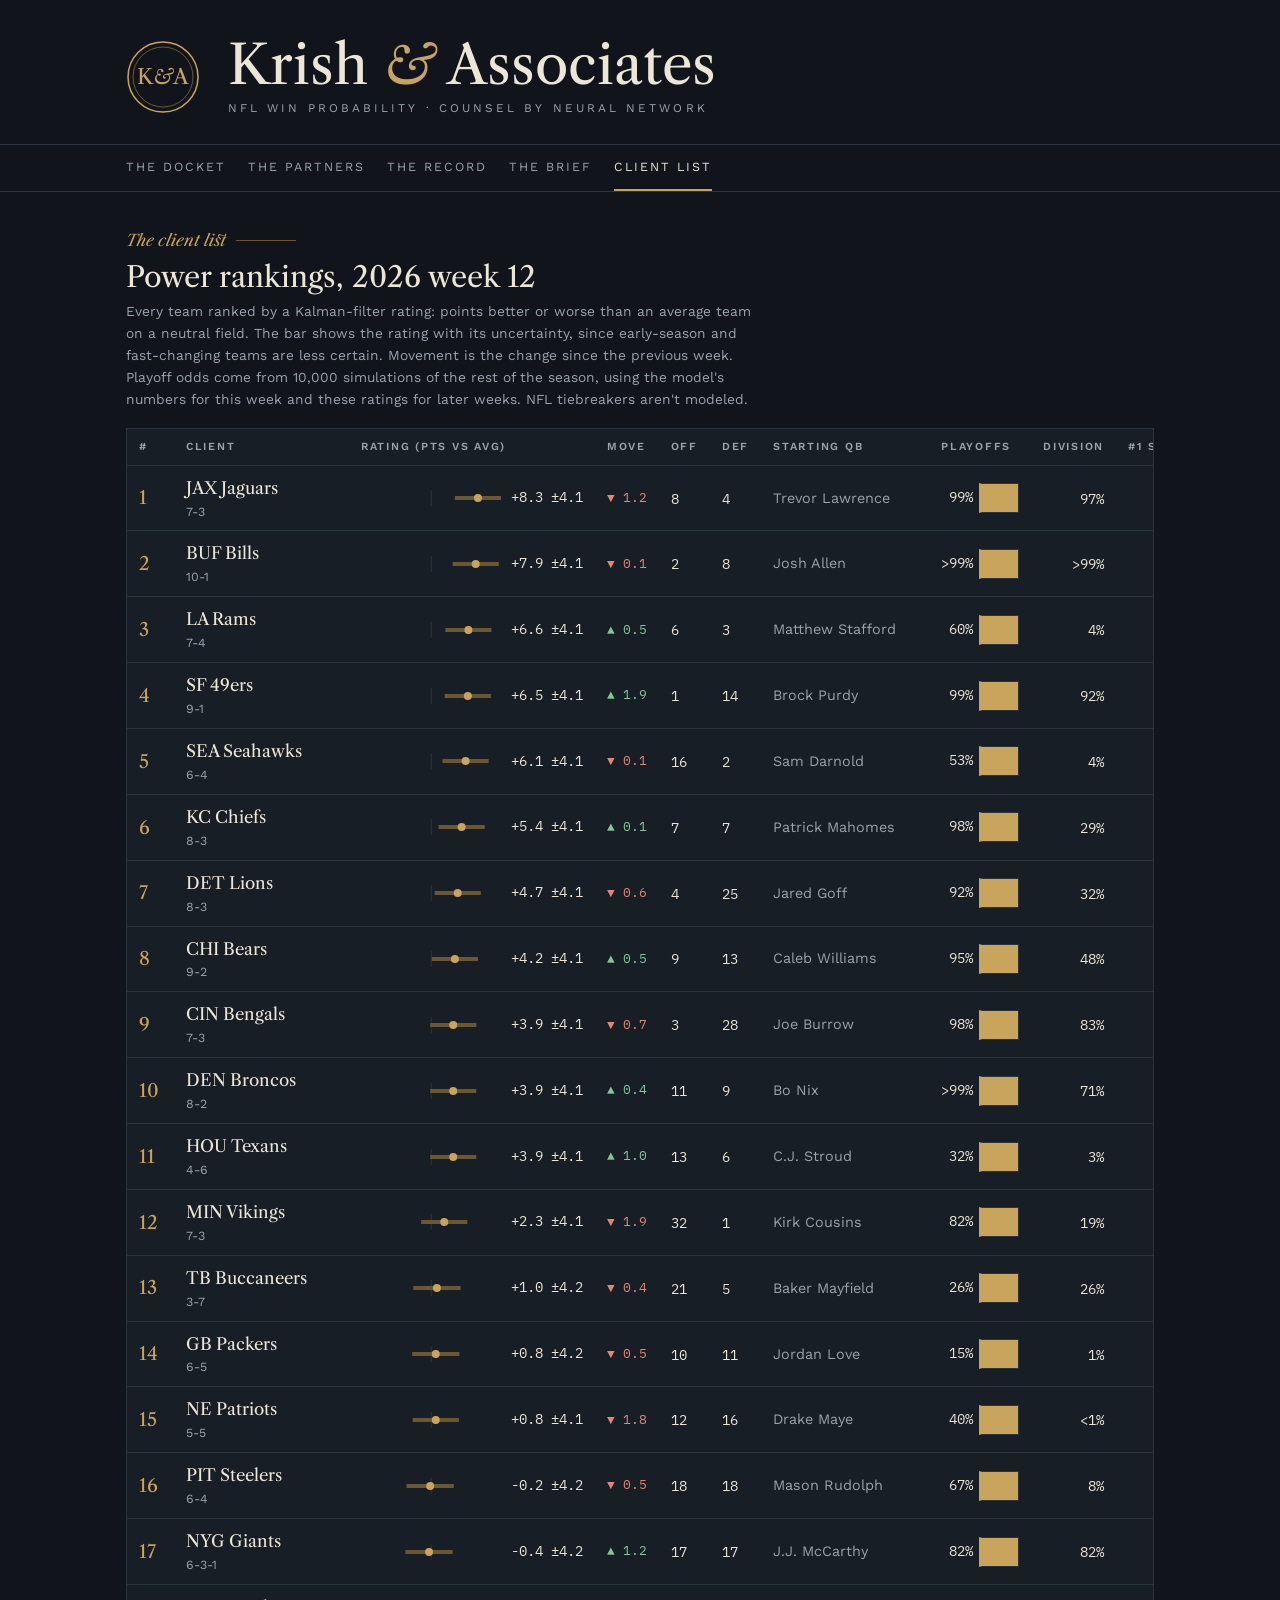
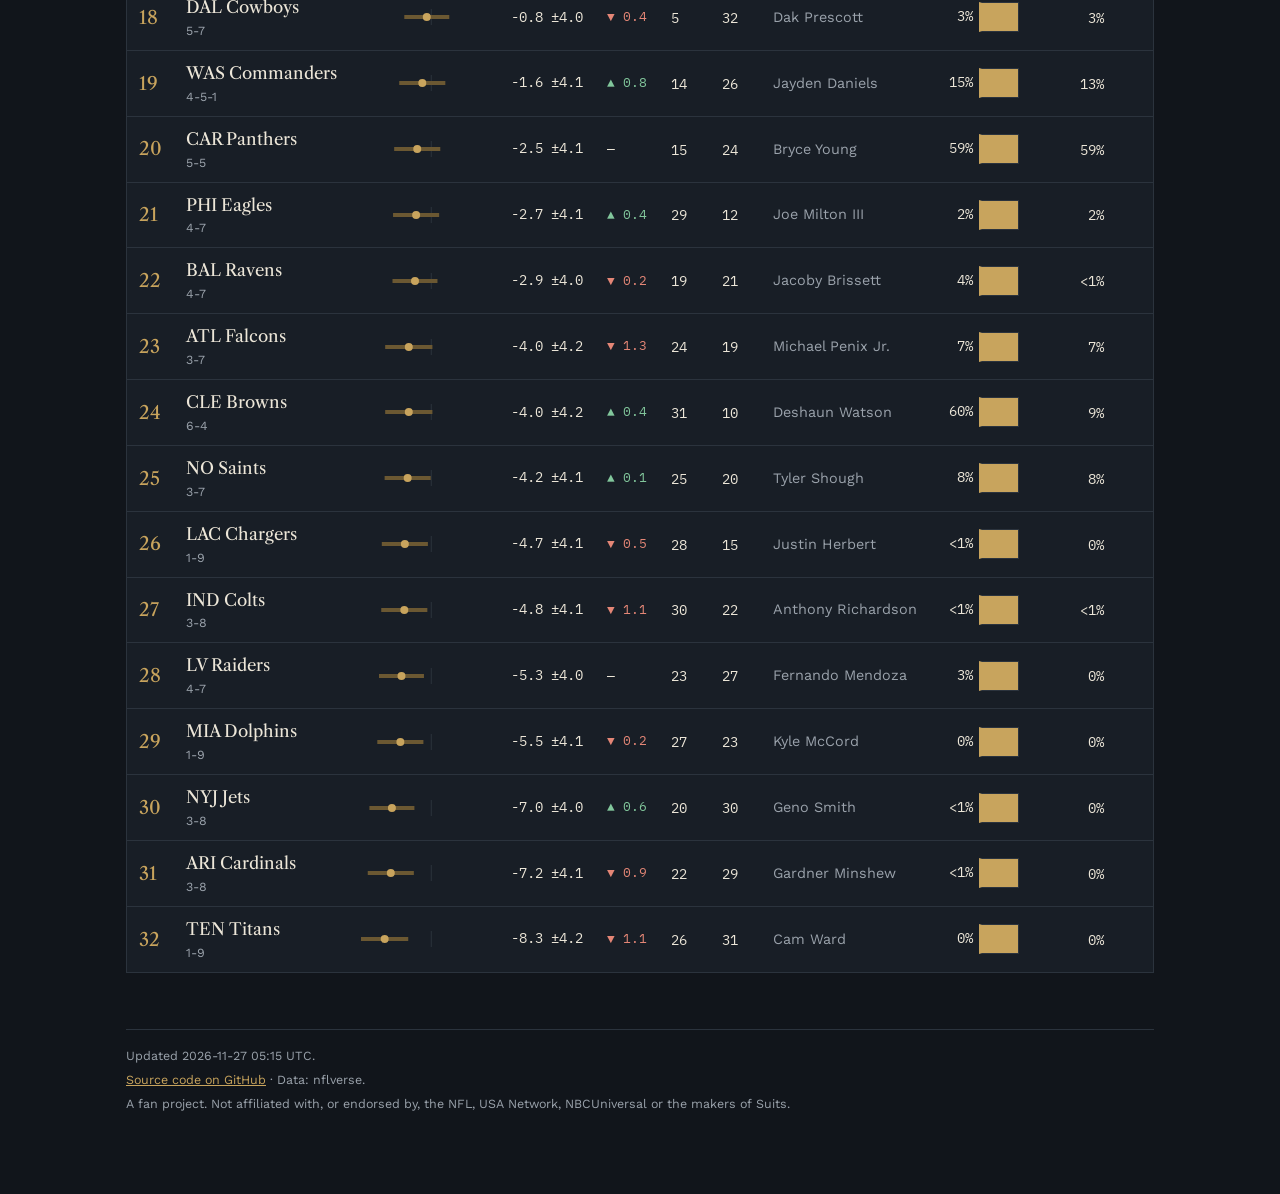
<file: docs/rankings.html>
<!doctype html>
<html lang="en">
<head>
<meta charset="utf-8">
<meta name="viewport" content="width=device-width,initial-scale=1">
<title>Client List · Krish &amp; Associates</title>
<meta name="description" content="NFL power rankings from a Kalman-filter rating model, with uncertainty and simulated playoff odds.">
<link rel="icon" href="favicon.svg" type="image/svg+xml">
<meta property="og:type" content="website">
<meta property="og:title" content="Client List · Krish &amp; Associates">
<meta property="og:description" content="NFL power rankings from a Kalman-filter rating model, with uncertainty and simulated playoff odds.">
<meta property="og:url" content="https://krishkalra19.github.io/nfl-predictor/rankings.html">
<meta property="og:image" content="https://krishkalra19.github.io/nfl-predictor/og.png">
<meta property="og:image:width" content="1200">
<meta property="og:image:height" content="630">
<meta name="twitter:card" content="summary_large_image">
<meta name="theme-color" content="#11151b">
<link rel="preconnect" href="https://fonts.googleapis.com">
<link rel="preconnect" href="https://fonts.gstatic.com" crossorigin>
<link rel="stylesheet" href="https://fonts.googleapis.com/css2?family=Libre+Caslon+Text:ital,wght@0,400;0,700;1,400&family=Work+Sans:wght@400;500;600&family=IBM+Plex+Mono:wght@400;500&display=swap">
<link rel="stylesheet" href="style.css">
<style>
.rank-tbl td, .rank-tbl th { padding: 9px 12px; }
.rk { font-family: var(--f-serif); font-size: 1.15rem; color: var(--brass); width: 2.5rem; }
.tm { display: flex; flex-direction: column; }
.tm b { font-family: var(--f-serif); font-weight: 400; font-size: 1.05rem; }
.tm span { font-size: .78rem; color: var(--muted); }
.rating { display: flex; align-items: center; gap: 10px; min-width: 12rem; }
.rating svg { flex: 1; min-width: 7rem; height: 16px; }
.rating .num { font-family: var(--f-data); font-size: .85rem; min-width: 4.5rem; text-align: right; }
.mv.up { color: var(--won); } .mv.down { color: var(--lost); } .mv { font-family: var(--f-data); font-size: .8rem; }
.odds { font-family: var(--f-data); font-variant-numeric: tabular-nums; text-align: right; }
.odds .bar { display: inline-block; height: 4px; background: var(--brass); vertical-align: middle; margin-left: 6px; }
@media (max-width: 760px) { .hide-md { display: none; } }
</style>
</head>
<body>
<header class="letterhead">
  <div class="lh-in">
    <svg class="seal" viewBox="0 0 74 74" aria-hidden="true">
      <circle cx="37" cy="37" r="35" fill="none" stroke="var(--brass)" stroke-width="1.5"/>
      <circle cx="37" cy="37" r="30" fill="none" stroke="var(--brass-dim)" stroke-width="1"/>
      <text x="37" y="44" text-anchor="middle" font-family="Libre Caslon Text, Georgia, serif" font-size="21" fill="var(--brass)">K<tspan font-style="italic">&amp;</tspan>A</text>
    </svg>
    <div>
      <div class="firm">Krish <span class="amp">&amp;</span> Associates</div>
      <div class="tagline">NFL win probability · counsel by neural network</div>
    </div>
  </div>
</header>
<nav class="tabs" aria-label="Sections"><div class="in">
  <a href="index.html#docket">The docket</a><a href="index.html#partners">The partners</a><a href="index.html#record">The record</a><a href="index.html#brief">The brief</a><a href="rankings.html" aria-current="page" style="color:var(--ink);border-bottom-color:var(--brass)">Client list</a>
</div></nav>

<main class="wrap" id="main">
  <section style="margin-top:36px">
    <div class="sec-head">
      <span class="sec-mark">The client list</span>
      <h2 id="title">Power rankings</h2>
      <p class="muted small">Every team ranked by a Kalman-filter rating: points better or worse than an average team on a neutral field. The bar shows the rating with its uncertainty, since early-season and fast-changing teams are less certain. Movement is the change since the previous week. Playoff odds come from 10,000 simulations of the rest of the season, using the model's numbers for this week and these ratings for later weeks. NFL tiebreakers aren't modeled.</p>
    </div>
    <div class="tbl"><table class="rank-tbl">
      <thead><tr><th>#</th><th>Client</th><th>Rating (pts vs avg)</th><th class="hide-md">Move</th><th class="hide-sm">Off</th><th class="hide-sm">Def</th><th class="hide-md">Starting QB</th><th class="num">Playoffs</th><th class="num hide-sm">Division</th><th class="num hide-md">#1 seed</th></tr></thead>
      <tbody id="rows"></tbody>
    </table></div>
  </section>
  <footer>
    <span id="built"></span>
    <span><a href="https://github.com/KrishKalra19/nfl-predictor">Source code on GitHub</a> · Data: nflverse.</span>
    <span>A fan project. Not affiliated with, or endorsed by, the NFL, USA Network, NBCUniversal or the makers of Suits.</span>
  </footer>
</main>
<script>
const DATA = {"season": 2026, "week": 12, "built": "2026-11-27 05:15 UTC", "teams": [{"team": "JAX", "name": "Jaguars", "record": "7-3", "rating": 8.3, "sd": 4.1, "move": -1.2, "qb": "Trevor Lawrence", "playoff": 0.9909, "division_title": 0.9719, "top_seed": 0.0484, "proj_wins": 12.0, "off_rank": 8, "def_rank": 4, "rank": 1}, {"team": "BUF", "name": "Bills", "record": "10-1", "rating": 7.9, "sd": 4.1, "move": -0.1, "qb": "Josh Allen", "playoff": 1.0, "division_title": 0.9986, "top_seed": 0.7197, "proj_wins": 14.1, "off_rank": 2, "def_rank": 8, "rank": 2}, {"team": "LA", "name": "Rams", "record": "7-4", "rating": 6.6, "sd": 4.1, "move": 0.5, "qb": "Matthew Stafford", "playoff": 0.6019, "division_title": 0.0416, "top_seed": 0.0123, "proj_wins": 10.4, "off_rank": 6, "def_rank": 3, "rank": 3}, {"team": "SF", "name": "49ers", "record": "9-1", "rating": 6.5, "sd": 4.1, "move": 1.9, "qb": "Brock Purdy", "playoff": 0.9943, "division_title": 0.9225, "top_seed": 0.6654, "proj_wins": 13.6, "off_rank": 1, "def_rank": 14, "rank": 4}, {"team": "SEA", "name": "Seahawks", "record": "6-4", "rating": 6.1, "sd": 4.1, "move": -0.1, "qb": "Sam Darnold", "playoff": 0.5252, "division_title": 0.0359, "top_seed": 0.0101, "proj_wins": 10.1, "off_rank": 16, "def_rank": 2, "rank": 5}, {"team": "KC", "name": "Chiefs", "record": "8-3", "rating": 5.4, "sd": 4.1, "move": 0.1, "qb": "Patrick Mahomes", "playoff": 0.9804, "division_title": 0.2942, "top_seed": 0.0277, "proj_wins": 11.6, "off_rank": 7, "def_rank": 7, "rank": 6}, {"team": "DET", "name": "Lions", "record": "8-3", "rating": 4.7, "sd": 4.1, "move": -0.6, "qb": "Jared Goff", "playoff": 0.9163, "division_title": 0.3169, "top_seed": 0.0859, "proj_wins": 11.7, "off_rank": 4, "def_rank": 25, "rank": 7}, {"team": "CHI", "name": "Bears", "record": "9-2", "rating": 4.2, "sd": 4.1, "move": 0.5, "qb": "Caleb Williams", "playoff": 0.9538, "division_title": 0.4831, "top_seed": 0.1676, "proj_wins": 12.2, "off_rank": 9, "def_rank": 13, "rank": 8}, {"team": "CIN", "name": "Bengals", "record": "7-3", "rating": 3.9, "sd": 4.1, "move": -0.7, "qb": "Joe Burrow", "playoff": 0.9787, "division_title": 0.8264, "top_seed": 0.0398, "proj_wins": 11.7, "off_rank": 3, "def_rank": 28, "rank": 9}, {"team": "DEN", "name": "Broncos", "record": "8-2", "rating": 3.9, "sd": 4.1, "move": 0.4, "qb": "Bo Nix", "playoff": 0.9961, "division_title": 0.7058, "top_seed": 0.1634, "proj_wins": 12.5, "off_rank": 11, "def_rank": 9, "rank": 10}, {"team": "HOU", "name": "Texans", "record": "4-6", "rating": 3.9, "sd": 4.1, "move": 1.0, "qb": "C.J. Stroud", "playoff": 0.3168, "division_title": 0.028, "top_seed": 0.0, "proj_wins": 8.3, "off_rank": 13, "def_rank": 6, "rank": 11}, {"team": "MIN", "name": "Vikings", "record": "7-3", "rating": 2.3, "sd": 4.1, "move": -1.9, "qb": "Kirk Cousins", "playoff": 0.8244, "division_title": 0.194, "top_seed": 0.05, "proj_wins": 11.2, "off_rank": 32, "def_rank": 1, "rank": 12}, {"team": "TB", "name": "Buccaneers", "record": "3-7", "rating": 1.0, "sd": 4.2, "move": -0.4, "qb": "Baker Mayfield", "playoff": 0.2587, "division_title": 0.2576, "top_seed": 0.0, "proj_wins": 7.0, "off_rank": 21, "def_rank": 5, "rank": 13}, {"team": "GB", "name": "Packers", "record": "6-5", "rating": 0.8, "sd": 4.2, "move": -0.5, "qb": "Jordan Love", "playoff": 0.1549, "division_title": 0.006, "top_seed": 0.0005, "proj_wins": 8.9, "off_rank": 10, "def_rank": 11, "rank": 14}, {"team": "NE", "name": "Patriots", "record": "5-5", "rating": 0.8, "sd": 4.1, "move": -1.8, "qb": "Drake Maye", "playoff": 0.4018, "division_title": 0.0014, "top_seed": 0.0002, "proj_wins": 8.7, "off_rank": 12, "def_rank": 16, "rank": 15}, {"team": "PIT", "name": "Steelers", "record": "6-4", "rating": -0.2, "sd": 4.2, "move": -0.5, "qb": "Mason Rudolph", "playoff": 0.6739, "division_title": 0.082, "top_seed": 0.0005, "proj_wins": 9.5, "off_rank": 18, "def_rank": 18, "rank": 16}, {"team": "NYG", "name": "Giants", "record": "6-3-1", "rating": -0.4, "sd": 4.2, "move": 1.2, "qb": "J.J. McCarthy", "playoff": 0.8227, "division_title": 0.8168, "top_seed": 0.0079, "proj_wins": 9.9, "off_rank": 17, "def_rank": 17, "rank": 17}, {"team": "DAL", "name": "Cowboys", "record": "5-7", "rating": -0.8, "sd": 4.0, "move": -0.4, "qb": "Dak Prescott", "playoff": 0.0339, "division_title": 0.0313, "top_seed": 0.0, "proj_wins": 6.9, "off_rank": 5, "def_rank": 32, "rank": 18}, {"team": "WAS", "name": "Commanders", "record": "4-5-1", "rating": -1.6, "sd": 4.1, "move": 0.8, "qb": "Jayden Daniels", "playoff": 0.1505, "division_title": 0.133, "top_seed": 0.0, "proj_wins": 7.9, "off_rank": 14, "def_rank": 26, "rank": 19}, {"team": "CAR", "name": "Panthers", "record": "5-5", "rating": -2.5, "sd": 4.1, "move": 0.0, "qb": "Bryce Young", "playoff": 0.5916, "division_title": 0.5912, "top_seed": 0.0003, "proj_wins": 8.0, "off_rank": 15, "def_rank": 24, "rank": 20}, {"team": "PHI", "name": "Eagles", "record": "4-7", "rating": -2.7, "sd": 4.1, "move": 0.4, "qb": "Joe Milton III", "playoff": 0.0203, "division_title": 0.0189, "top_seed": 0.0, "proj_wins": 6.5, "off_rank": 29, "def_rank": 12, "rank": 21}, {"team": "BAL", "name": "Ravens", "record": "4-7", "rating": -2.9, "sd": 4.0, "move": -0.2, "qb": "Jacoby Brissett", "playoff": 0.0356, "division_title": 0.0004, "top_seed": 0.0, "proj_wins": 6.4, "off_rank": 19, "def_rank": 21, "rank": 22}, {"team": "ATL", "name": "Falcons", "record": "3-7", "rating": -4.0, "sd": 4.2, "move": -1.3, "qb": "Michael Penix Jr.", "playoff": 0.0746, "division_title": 0.0745, "top_seed": 0.0, "proj_wins": 5.9, "off_rank": 24, "def_rank": 19, "rank": 23}, {"team": "CLE", "name": "Browns", "record": "6-4", "rating": -4.0, "sd": 4.2, "move": 0.4, "qb": "Deshaun Watson", "playoff": 0.5957, "division_title": 0.0912, "top_seed": 0.0003, "proj_wins": 9.2, "off_rank": 31, "def_rank": 10, "rank": 24}, {"team": "NO", "name": "Saints", "record": "3-7", "rating": -4.2, "sd": 4.1, "move": 0.1, "qb": "Tyler Shough", "playoff": 0.0768, "division_title": 0.0767, "top_seed": 0.0, "proj_wins": 5.8, "off_rank": 25, "def_rank": 20, "rank": 25}, {"team": "LAC", "name": "Chargers", "record": "1-9", "rating": -4.7, "sd": 4.1, "move": -0.5, "qb": "Justin Herbert", "playoff": 0.0001, "division_title": 0.0, "top_seed": 0.0, "proj_wins": 3.4, "off_rank": 28, "def_rank": 15, "rank": 26}, {"team": "IND", "name": "Colts", "record": "3-8", "rating": -4.8, "sd": 4.1, "move": -1.1, "qb": "Anthony Richardson", "playoff": 0.0022, "division_title": 0.0001, "top_seed": 0.0, "proj_wins": 5.2, "off_rank": 30, "def_rank": 22, "rank": 27}, {"team": "LV", "name": "Raiders", "record": "4-7", "rating": -5.3, "sd": 4.0, "move": -0.0, "qb": "Fernando Mendoza", "playoff": 0.026, "division_title": 0.0, "top_seed": 0.0, "proj_wins": 6.5, "off_rank": 23, "def_rank": 27, "rank": 28}, {"team": "MIA", "name": "Dolphins", "record": "1-9", "rating": -5.5, "sd": 4.1, "move": -0.2, "qb": "Kyle McCord", "playoff": 0.0, "division_title": 0.0, "top_seed": 0.0, "proj_wins": 3.2, "off_rank": 27, "def_rank": 23, "rank": 29}, {"team": "NYJ", "name": "Jets", "record": "3-8", "rating": -7.0, "sd": 4.0, "move": 0.6, "qb": "Geno Smith", "playoff": 0.0018, "division_title": 0.0, "top_seed": 0.0, "proj_wins": 5.2, "off_rank": 20, "def_rank": 30, "rank": 30}, {"team": "ARI", "name": "Cardinals", "record": "3-8", "rating": -7.2, "sd": 4.1, "move": -0.9, "qb": "Gardner Minshew", "playoff": 0.0001, "division_title": 0.0, "top_seed": 0.0, "proj_wins": 5.3, "off_rank": 22, "def_rank": 29, "rank": 31}, {"team": "TEN", "name": "Titans", "record": "1-9", "rating": -8.3, "sd": 4.2, "move": -1.1, "qb": "Cam Ward", "playoff": 0.0, "division_title": 0.0, "top_seed": 0.0, "proj_wins": 3.0, "off_rank": 26, "def_rank": 31, "rank": 32}]};
const el = (t, cls, txt) => { const e = document.createElement(t); if (cls) e.className = cls; if (txt != null) e.textContent = txt; return e; };
const NS = "http://www.w3.org/2000/svg";
const sv = (t, a) => { const e = document.createElementNS(NS, t); for (const [k, v] of Object.entries(a)) e.setAttribute(k, v); return e; };
const css = (v) => getComputedStyle(document.documentElement).getPropertyValue(v).trim();
const pct = (p) => p == null ? "—" : p >= 0.995 ? ">99%" : p > 0 && p < 0.005 ? "<1%" : Math.round(p * 100) + "%";
document.getElementById("title").textContent = `Power rankings, ${DATA.season} week ${DATA.week}`;
document.getElementById("built").textContent = `Updated ${DATA.built}.`;
const T = DATA.teams;
const lo = Math.min(...T.map((t) => t.rating - t.sd)), hi = Math.max(...T.map((t) => t.rating + t.sd));
const tb = document.getElementById("rows");
for (const t of T) {
  const tr = el("tr");
  tr.append(el("td", "rk", String(t.rank)));
  const tm = el("td"); const box = el("div", "tm"); box.append(el("b", null, `${t.team} ${t.name}`), el("span", null, t.record)); tm.append(box); tr.append(tm);
  const rc = el("td"); const r = el("div", "rating");
  const W = 140, x = (v) => (v - lo) / (hi - lo) * W;
  const svg = sv("svg", { viewBox: `0 0 ${W} 16`, preserveAspectRatio: "none", "aria-hidden": "true" });
  svg.append(sv("line", { x1: x(0), x2: x(0), y1: 0, y2: 16, stroke: css("--line") }));
  svg.append(sv("rect", { x: x(t.rating - t.sd), y: 6, width: Math.max(1, x(t.rating + t.sd) - x(t.rating - t.sd)), height: 4, fill: css("--brass-dim") }));
  svg.append(sv("circle", { cx: x(t.rating), cy: 8, r: 4, fill: css("--brass") }));
  r.append(svg, el("span", "num", `${t.rating > 0 ? "+" : ""}${t.rating.toFixed(1)} ±${t.sd.toFixed(1)}`));
  rc.append(r); tr.append(rc);
  const mv = t.move == null ? "—" : t.move > 0.05 ? `▲ ${t.move.toFixed(1)}` : t.move < -0.05 ? `▼ ${Math.abs(t.move).toFixed(1)}` : "—";
  tr.append(el("td", "hide-md mv " + (t.move > 0.05 ? "up" : t.move < -0.05 ? "down" : ""), mv));
  tr.append(el("td", "hide-sm mono", String(t.off_rank)), el("td", "hide-sm mono", String(t.def_rank)));
  tr.append(el("td", "hide-md muted", t.qb));
  const po = el("td", "odds"); po.append(pct(t.playoff)); const b = el("span", "bar"); b.style.width = Math.round((t.playoff || 0) * 40) + "px"; po.append(b); tr.append(po);
  tr.append(el("td", "odds hide-sm", pct(t.division_title)), el("td", "odds hide-md", pct(t.top_seed)));
  tb.append(tr);
}
</script>
</body>
</html>
</file>
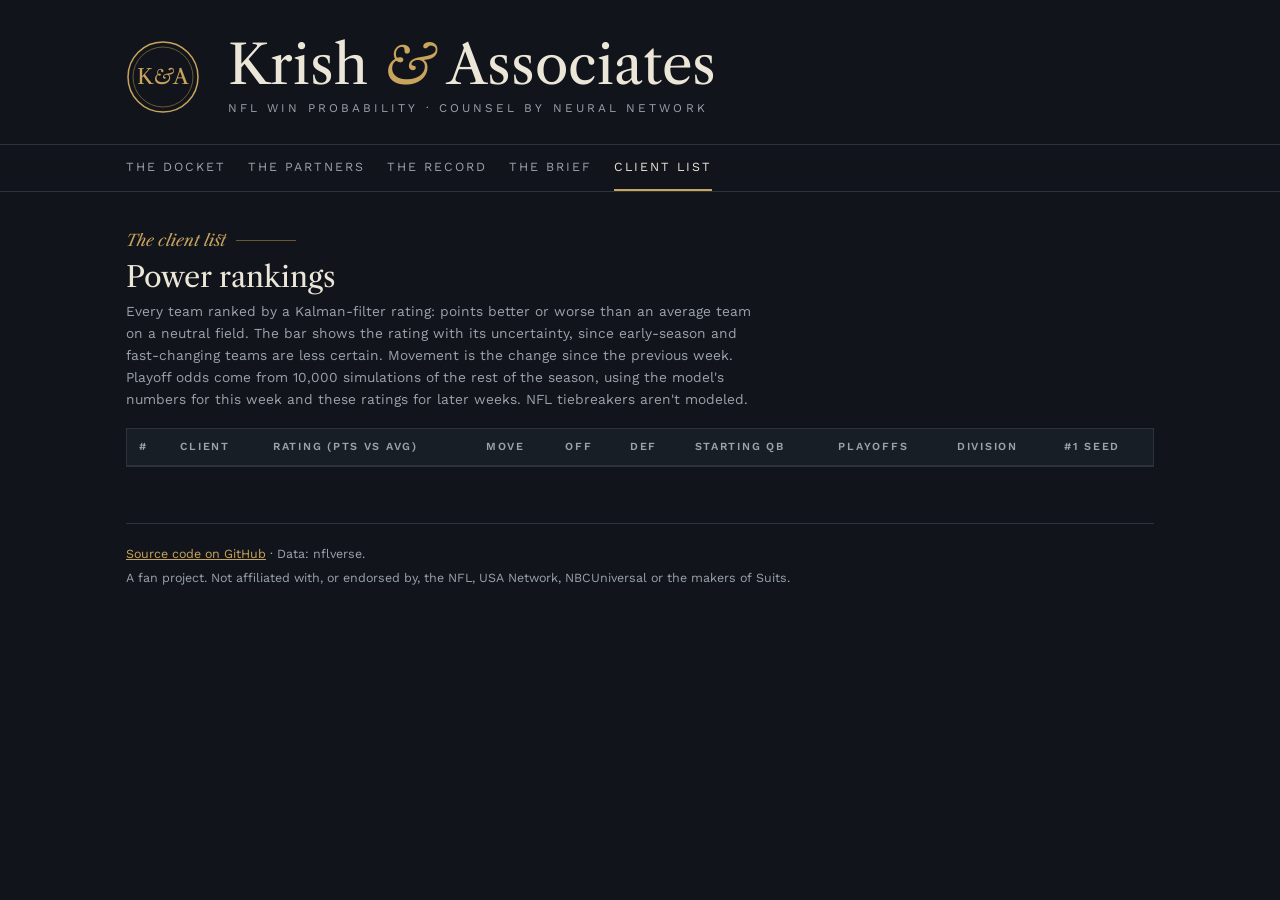
<file: site/rankings.html>
<!doctype html>
<html lang="en">
<head>
<meta charset="utf-8">
<meta name="viewport" content="width=device-width,initial-scale=1">
<title>Client List · Krish &amp; Associates</title>
<meta name="description" content="NFL power rankings from a Kalman-filter rating model, with uncertainty and simulated playoff odds.">
<link rel="icon" href="favicon.svg" type="image/svg+xml">
<meta property="og:type" content="website">
<meta property="og:title" content="Client List · Krish &amp; Associates">
<meta property="og:description" content="NFL power rankings from a Kalman-filter rating model, with uncertainty and simulated playoff odds.">
<meta property="og:url" content="https://krishkalra19.github.io/nfl-predictor/rankings.html">
<meta property="og:image" content="https://krishkalra19.github.io/nfl-predictor/og.png">
<meta property="og:image:width" content="1200">
<meta property="og:image:height" content="630">
<meta name="twitter:card" content="summary_large_image">
<meta name="theme-color" content="#11151b">
<link rel="preconnect" href="https://fonts.googleapis.com">
<link rel="preconnect" href="https://fonts.gstatic.com" crossorigin>
<link rel="stylesheet" href="https://fonts.googleapis.com/css2?family=Libre+Caslon+Text:ital,wght@0,400;0,700;1,400&family=Work+Sans:wght@400;500;600&family=IBM+Plex+Mono:wght@400;500&display=swap">
<link rel="stylesheet" href="style.css">
<style>
.rank-tbl td, .rank-tbl th { padding: 9px 12px; }
.rk { font-family: var(--f-serif); font-size: 1.15rem; color: var(--brass); width: 2.5rem; }
.tm { display: flex; flex-direction: column; }
.tm b { font-family: var(--f-serif); font-weight: 400; font-size: 1.05rem; }
.tm span { font-size: .78rem; color: var(--muted); }
.rating { display: flex; align-items: center; gap: 10px; min-width: 12rem; }
.rating svg { flex: 1; min-width: 7rem; height: 16px; }
.rating .num { font-family: var(--f-data); font-size: .85rem; min-width: 4.5rem; text-align: right; }
.mv.up { color: var(--won); } .mv.down { color: var(--lost); } .mv { font-family: var(--f-data); font-size: .8rem; }
.odds { font-family: var(--f-data); font-variant-numeric: tabular-nums; text-align: right; }
.odds .bar { display: inline-block; height: 4px; background: var(--brass); vertical-align: middle; margin-left: 6px; }
@media (max-width: 760px) { .hide-md { display: none; } }
</style>
</head>
<body>
<header class="letterhead">
  <div class="lh-in">
    <svg class="seal" viewBox="0 0 74 74" aria-hidden="true">
      <circle cx="37" cy="37" r="35" fill="none" stroke="var(--brass)" stroke-width="1.5"/>
      <circle cx="37" cy="37" r="30" fill="none" stroke="var(--brass-dim)" stroke-width="1"/>
      <text x="37" y="44" text-anchor="middle" font-family="Libre Caslon Text, Georgia, serif" font-size="21" fill="var(--brass)">K<tspan font-style="italic">&amp;</tspan>A</text>
    </svg>
    <div>
      <div class="firm">Krish <span class="amp">&amp;</span> Associates</div>
      <div class="tagline">NFL win probability · counsel by neural network</div>
    </div>
  </div>
</header>
<nav class="tabs" aria-label="Sections"><div class="in">
  <a href="index.html#docket">The docket</a><a href="index.html#partners">The partners</a><a href="index.html#record">The record</a><a href="index.html#brief">The brief</a><a href="rankings.html" aria-current="page" style="color:var(--ink);border-bottom-color:var(--brass)">Client list</a>
</div></nav>

<main class="wrap" id="main">
  <section style="margin-top:36px">
    <div class="sec-head">
      <span class="sec-mark">The client list</span>
      <h2 id="title">Power rankings</h2>
      <p class="muted small">Every team ranked by a Kalman-filter rating: points better or worse than an average team on a neutral field. The bar shows the rating with its uncertainty, since early-season and fast-changing teams are less certain. Movement is the change since the previous week. Playoff odds come from 10,000 simulations of the rest of the season, using the model's numbers for this week and these ratings for later weeks. NFL tiebreakers aren't modeled.</p>
    </div>
    <div class="tbl"><table class="rank-tbl">
      <thead><tr><th>#</th><th>Client</th><th>Rating (pts vs avg)</th><th class="hide-md">Move</th><th class="hide-sm">Off</th><th class="hide-sm">Def</th><th class="hide-md">Starting QB</th><th class="num">Playoffs</th><th class="num hide-sm">Division</th><th class="num hide-md">#1 seed</th></tr></thead>
      <tbody id="rows"></tbody>
    </table></div>
  </section>
  <footer>
    <span id="built"></span>
    <span><a href="https://github.com/KrishKalra19/nfl-predictor">Source code on GitHub</a> · Data: nflverse.</span>
    <span>A fan project. Not affiliated with, or endorsed by, the NFL, USA Network, NBCUniversal or the makers of Suits.</span>
  </footer>
</main>
<script>
const DATA = /*__DATA__*/null;
const el = (t, cls, txt) => { const e = document.createElement(t); if (cls) e.className = cls; if (txt != null) e.textContent = txt; return e; };
const NS = "http://www.w3.org/2000/svg";
const sv = (t, a) => { const e = document.createElementNS(NS, t); for (const [k, v] of Object.entries(a)) e.setAttribute(k, v); return e; };
const css = (v) => getComputedStyle(document.documentElement).getPropertyValue(v).trim();
const pct = (p) => p == null ? "—" : p >= 0.995 ? ">99%" : p > 0 && p < 0.005 ? "<1%" : Math.round(p * 100) + "%";
document.getElementById("title").textContent = `Power rankings, ${DATA.season} week ${DATA.week}`;
document.getElementById("built").textContent = `Updated ${DATA.built}.`;
const T = DATA.teams;
const lo = Math.min(...T.map((t) => t.rating - t.sd)), hi = Math.max(...T.map((t) => t.rating + t.sd));
const tb = document.getElementById("rows");
for (const t of T) {
  const tr = el("tr");
  tr.append(el("td", "rk", String(t.rank)));
  const tm = el("td"); const box = el("div", "tm"); box.append(el("b", null, `${t.team} ${t.name}`), el("span", null, t.record)); tm.append(box); tr.append(tm);
  const rc = el("td"); const r = el("div", "rating");
  const W = 140, x = (v) => (v - lo) / (hi - lo) * W;
  const svg = sv("svg", { viewBox: `0 0 ${W} 16`, preserveAspectRatio: "none", "aria-hidden": "true" });
  svg.append(sv("line", { x1: x(0), x2: x(0), y1: 0, y2: 16, stroke: css("--line") }));
  svg.append(sv("rect", { x: x(t.rating - t.sd), y: 6, width: Math.max(1, x(t.rating + t.sd) - x(t.rating - t.sd)), height: 4, fill: css("--brass-dim") }));
  svg.append(sv("circle", { cx: x(t.rating), cy: 8, r: 4, fill: css("--brass") }));
  r.append(svg, el("span", "num", `${t.rating > 0 ? "+" : ""}${t.rating.toFixed(1)} ±${t.sd.toFixed(1)}`));
  rc.append(r); tr.append(rc);
  const mv = t.move == null ? "—" : t.move > 0.05 ? `▲ ${t.move.toFixed(1)}` : t.move < -0.05 ? `▼ ${Math.abs(t.move).toFixed(1)}` : "—";
  tr.append(el("td", "hide-md mv " + (t.move > 0.05 ? "up" : t.move < -0.05 ? "down" : ""), mv));
  tr.append(el("td", "hide-sm mono", String(t.off_rank)), el("td", "hide-sm mono", String(t.def_rank)));
  tr.append(el("td", "hide-md muted", t.qb));
  const po = el("td", "odds"); po.append(pct(t.playoff)); const b = el("span", "bar"); b.style.width = Math.round((t.playoff || 0) * 40) + "px"; po.append(b); tr.append(po);
  tr.append(el("td", "odds hide-sm", pct(t.division_title)), el("td", "odds hide-md", pct(t.top_seed)));
  tb.append(tr);
}
</script>
</body>
</html>
</file>
<file: docs/style.css>
/* Layout: letterhead + section nav; docket of case files; partners; the record; the brief (technical). Committed dark look. */
:root {
  --bg: #11151b;          /* corner office after hours */
  --panel: #181e26;
  --panel-2: #1f262f;
  --ink: #ece6d8;         /* ivory letterhead */
  --muted: #9aa2ab;
  --line: #2b333d;
  --brass: #c8a45d;
  --brass-dim: #6b5832;
  --won: #82c79c;
  --lost: #e48676;
  --steel: #7f9bb8;       /* Vegas series */
  --f-serif: "Libre Caslon Text", "Baskerville", "Georgia", serif;
  --f-body: "Work Sans", system-ui, "Segoe UI", sans-serif;
  --f-data: "IBM Plex Mono", ui-monospace, Consolas, monospace;
  color-scheme: dark;
}
* { box-sizing: border-box; }
html { scroll-behavior: smooth; }
@media (prefers-reduced-motion: reduce) { html { scroll-behavior: auto; } }
body { margin: 0; background: var(--bg); color: var(--ink); font-family: var(--f-body); font-size: 15px; line-height: 1.6; }
.wrap { max-width: 1060px; margin-inline: auto; padding-inline: 16px; padding-block: 0 80px; display: flex; flex-direction: column; gap: 56px; }
p { margin: 0; }
.muted { color: var(--muted); }
.small { font-size: .86rem; }
h1, h2, h3 { font-family: var(--f-serif); font-weight: 400; margin: 0; text-wrap: balance; }
h2 { font-size: 1.8rem; line-height: 1.2; }
h3 { font-size: 1.15rem; }
a { color: var(--brass); }
a:focus-visible { outline: 2px solid var(--brass); outline-offset: 3px; }
section { display: flex; flex-direction: column; gap: 18px; scroll-margin-top: 70px; }
.sec-head { display: flex; flex-direction: column; gap: 6px; max-width: 70ch; }
.sec-mark { font-family: var(--f-serif); font-style: italic; color: var(--brass); font-size: 1rem; display: flex; align-items: center; gap: 10px; }
.sec-mark::after { content: ""; flex: 0 0 60px; height: 1px; background: var(--brass-dim); }

/* letterhead */
.letterhead { border-bottom: 1px solid var(--line); }
.lh-in { max-width: 1060px; margin-inline: auto; padding-inline: 16px; padding-block: 36px 26px; display: flex; flex-wrap: wrap; gap: 20px 28px; align-items: center; }
.seal { flex: 0 0 auto; width: 74px; height: 74px; }
.firm { font-family: var(--f-serif); font-size: clamp(2.2rem, 6vw, 3.4rem); line-height: 1.05; }
.firm .amp { font-style: italic; color: var(--brass); }
.tagline { font-size: .74rem; letter-spacing: .26em; text-transform: uppercase; color: var(--muted); margin-top: 6px; }
nav.tabs { position: sticky; top: 0; z-index: 5; background: rgba(17, 21, 27, .94); backdrop-filter: blur(6px); border-bottom: 1px solid var(--line); }
nav.tabs .in { max-width: 1060px; margin-inline: auto; padding-inline: 16px; display: flex; gap: 4px 22px; flex-wrap: wrap; }
nav.tabs a { color: var(--muted); text-decoration: none; font-size: .78rem; letter-spacing: .16em; text-transform: uppercase; padding-block: 12px; border-bottom: 2px solid transparent; }
nav.tabs a:hover { color: var(--ink); border-bottom-color: var(--brass); }
.desk { display: grid; grid-template-columns: minmax(0, 1.2fr) minmax(0, 1fr); gap: 28px; align-items: start; }
@media (max-width: 760px) { .desk { grid-template-columns: minmax(0, 1fr); } }
.qotd { margin: 0; background: var(--panel); border: 1px solid var(--line); padding: 20px 22px; display: flex; flex-direction: column; gap: 8px; }
.qotd .lbl { font-size: .7rem; letter-spacing: .2em; text-transform: uppercase; color: var(--brass); }
.qotd blockquote { margin: 0; font-family: var(--f-serif); font-size: clamp(1.25rem, 3vw, 1.6rem); line-height: 1.3; text-wrap: balance; }
.qotd blockquote::before { content: "\201C"; color: var(--brass); margin-right: 2px; }
.qotd blockquote::after { content: "\201D"; color: var(--brass); margin-left: 2px; }
.closing { font-family: var(--f-serif); font-style: italic; font-size: 1.05rem; max-width: 62ch; color: var(--ink); border-left: 2px solid var(--brass); padding-left: 16px; }
.closing .lbl { display: block; font-family: var(--f-body); font-style: normal; font-size: .7rem; letter-spacing: .2em; text-transform: uppercase; color: var(--brass); margin-bottom: 4px; }

/* docket: case files */
.docket { display: grid; grid-template-columns: repeat(auto-fill, minmax(min(100%, 20rem), 1fr)); gap: 16px; }
.case { position: relative; background: var(--panel); border: 1px solid var(--line); border-top: 3px solid var(--brass-dim); padding: 16px 18px 18px; display: flex; flex-direction: column; gap: 10px; overflow: hidden; }
.case-no { display: flex; justify-content: space-between; gap: 8px; font-family: var(--f-data); font-size: .72rem; color: var(--muted); }
.caption { font-family: var(--f-serif); font-size: 1.5rem; line-height: 1.15; display: flex; align-items: baseline; gap: 10px; flex-wrap: wrap; }
.caption .v { font-family: var(--f-serif); font-style: italic; font-size: 1rem; color: var(--muted); }
.caption .chosen { color: var(--brass); }
.ruling { display: flex; flex-direction: column; gap: 6px; padding-top: 10px; border-top: 1px dashed var(--line); }
.lbl-sm { font-size: .68rem; letter-spacing: .18em; text-transform: uppercase; color: var(--muted); }
.ruling .txt b { font-weight: 600; }
.gauge { height: 6px; background: var(--panel-2); border: 1px solid var(--line); }
.gauge > div { height: 100%; background: var(--brass); }
.grounds { display: flex; flex-direction: column; gap: 4px; }
.grounds ul { margin: 0; padding: 0; list-style: none; display: flex; flex-direction: column; gap: 3px; }
.grounds li { display: flex; justify-content: space-between; gap: 10px; font-size: .86rem; }
.grounds .str { font-size: .7rem; letter-spacing: .1em; text-transform: uppercase; color: var(--muted); white-space: nowrap; }
.grounds .str.strong { color: var(--brass); }
.lines { display: flex; flex-wrap: wrap; gap: 4px 14px; align-items: baseline; font-size: .86rem; }
.lines > span:first-child { font-size: .68rem; letter-spacing: .18em; text-transform: uppercase; color: var(--muted); }
.lines .mono { font-family: var(--f-data); }
.opposing { display: flex; align-items: center; justify-content: space-between; gap: 8px; flex-wrap: wrap; font-size: .9rem; color: var(--muted); }
.opposing b { color: var(--ink); font-weight: 600; }
.chip { font-size: .68rem; font-weight: 600; letter-spacing: .1em; text-transform: uppercase; padding: 3px 9px; border: 1px solid currentColor; border-radius: 2px; white-space: nowrap; }
.chip.agree { color: var(--muted); }
.chip.differ { color: var(--brass); background: rgba(200, 164, 93, .1); }
.final { font-family: var(--f-data); font-size: .82rem; color: var(--muted); }
.stamp { position: absolute; right: 14px; top: 34px; font-family: var(--f-serif); font-weight: 700; font-size: 1.2rem; letter-spacing: .14em; padding: 2px 10px; border: 2px solid currentColor; transform: rotate(-9deg); opacity: .9; pointer-events: none; }
.stamp.won { color: var(--won); }
.stamp.lost { color: var(--lost); }
.empty { padding: 26px; text-align: center; color: var(--muted); background: var(--panel); border: 1px dashed var(--line); }

/* partners */
.counsel { display: grid; grid-template-columns: repeat(3, minmax(0, 1fr)); gap: 1px; background: var(--line); border: 1px solid var(--line); }
@media (max-width: 760px) { .counsel { grid-template-columns: minmax(0, 1fr); } }
.attorney { background: var(--panel); padding: 18px 20px; display: flex; flex-direction: column; gap: 2px; }
.attorney .name { font-family: var(--f-serif); font-size: 1.4rem; }
.attorney .rec { font-family: var(--f-serif); font-size: 2.6rem; line-height: 1.1; margin-top: 8px; font-variant-numeric: lining-nums tabular-nums; }
.attorney .rec small { font-family: var(--f-body); font-size: .8rem; color: var(--muted); margin-left: 6px; }
.attorney .ll { font-family: var(--f-data); font-size: .78rem; color: var(--muted); }
.attorney.me { box-shadow: inset 3px 0 0 var(--brass); }

/* record */
.tbl { background: var(--panel); border: 1px solid var(--line); overflow-x: auto; }
table { border-collapse: collapse; width: 100%; font-size: .9rem; }
th, td { padding: 10px 14px; border-bottom: 1px solid var(--line); text-align: left; white-space: nowrap; }
tr:last-child td { border-bottom: 0; }
th { font-size: .68rem; letter-spacing: .16em; text-transform: uppercase; color: var(--muted); font-weight: 600; }
td.mono { font-family: var(--f-data); font-variant-numeric: tabular-nums; }
.r { display: inline-flex; gap: 6px; align-items: baseline; }
.r.ok .mk { color: var(--won); }
.r.no .mk { color: var(--lost); }
.r .mk { font-weight: 700; font-size: .74rem; letter-spacing: .08em; }
.legend { display: flex; flex-wrap: wrap; gap: 6px 22px; font-size: .84rem; color: var(--muted); }

/* the brief */
.brief { gap: 28px; }
.verdicts { display: grid; grid-template-columns: repeat(auto-fit, minmax(min(100%, 13rem), 1fr)); gap: 1px; background: var(--line); border: 1px solid var(--line); }
.verdict-cell { background: var(--panel); padding: 16px 18px; display: flex; flex-direction: column; gap: 2px; }
.verdict-cell .big { font-family: var(--f-serif); font-size: 2.3rem; line-height: 1.1; font-variant-numeric: lining-nums tabular-nums; }
.verdict-cell.hero .big { color: var(--brass); }
.live { background: var(--panel); border: 1px solid var(--line); border-left: 3px solid var(--brass); padding: 16px 20px; display: flex; flex-direction: column; gap: 10px; }
.live-head { display: flex; flex-direction: column; gap: 4px; max-width: 72ch; }
.live-row { display: flex; flex-wrap: wrap; gap: 10px 36px; align-items: baseline; }
.live-row .who { font-size: .72rem; letter-spacing: .16em; text-transform: uppercase; color: var(--muted); display: block; }
.live-row .val { font-family: var(--f-serif); font-size: 1.7rem; line-height: 1.1; font-variant-numeric: lining-nums tabular-nums; }
.live-row .sub { font-family: var(--f-data); font-size: .76rem; color: var(--muted); }
.pipeline { display: grid; grid-template-columns: repeat(5, minmax(0, 1fr)); gap: 10px; counter-reset: step; }
@media (max-width: 860px) { .live { background: var(--panel); border: 1px solid var(--line); border-left: 3px solid var(--brass); padding: 16px 20px; display: flex; flex-direction: column; gap: 10px; }
.live-head { display: flex; flex-direction: column; gap: 4px; max-width: 72ch; }
.live-row { display: flex; flex-wrap: wrap; gap: 10px 36px; align-items: baseline; }
.live-row .who { font-size: .72rem; letter-spacing: .16em; text-transform: uppercase; color: var(--muted); display: block; }
.live-row .val { font-family: var(--f-serif); font-size: 1.7rem; line-height: 1.1; font-variant-numeric: lining-nums tabular-nums; }
.live-row .sub { font-family: var(--f-data); font-size: .76rem; color: var(--muted); }
.pipeline { grid-template-columns: minmax(0, 1fr); } }
.step { background: var(--panel); border: 1px solid var(--line); padding: 14px; display: flex; flex-direction: column; gap: 6px; position: relative; }
.step::before { counter-increment: step; content: "Step " counter(step); font-size: .66rem; letter-spacing: .18em; text-transform: uppercase; color: var(--brass); }
.step h3 { font-size: 1.02rem; }
.step p { font-size: .84rem; color: var(--muted); }
.exhibits { display: grid; grid-template-columns: repeat(auto-fit, minmax(min(100%, 30rem), 1fr)); gap: 16px; }
.exhibit { background: var(--panel); border: 1px solid var(--line); padding: 18px 20px; display: flex; flex-direction: column; gap: 10px; min-width: 0; }
.exhibit .tag { font-family: var(--f-serif); font-style: italic; color: var(--brass); font-size: .95rem; }
.exhibit p.note { font-size: .84rem; color: var(--muted); }
.chart { position: relative; width: 100%; }
.chart svg { display: block; width: 100%; height: auto; overflow: visible; }
.chart text { font-family: var(--f-body); font-size: 12px; fill: var(--muted); }
.chart .lab-ink { fill: var(--ink); }
.findings { display: grid; grid-template-columns: repeat(auto-fit, minmax(min(100%, 22rem), 1fr)); gap: 16px; }
.finding { border-top: 1px solid var(--brass-dim); padding-top: 12px; display: flex; flex-direction: column; gap: 6px; }
.finding h3 { font-size: 1.05rem; }
.finding p { font-size: .9rem; color: var(--muted); }
.stack { display: flex; flex-wrap: wrap; gap: 8px; }
.stack span { font-family: var(--f-data); font-size: .78rem; padding: 4px 10px; border: 1px solid var(--line); background: var(--panel); }
ul.plain { margin: 0; padding-left: 1.1em; display: flex; flex-direction: column; gap: 6px; font-size: .9rem; color: var(--muted); }
ul.plain b { color: var(--ink); font-weight: 600; }
footer { font-size: .78rem; color: var(--muted); border-top: 1px solid var(--line); padding-top: 16px; display: flex; flex-direction: column; gap: 4px; }
@media (max-width: 620px) { .hide-sm { display: none; } }

/* website picks (picks.js) */
.bar { background: var(--panel); border: 1px solid var(--line); border-left: 3px solid var(--brass); padding: 14px 18px; }
.auth { display: flex; flex-direction: column; gap: 10px; }
.auth-head { display: flex; flex-direction: column; gap: 2px; }
.auth-fields { display: flex; flex-wrap: wrap; gap: 8px; }
.auth-fields input { flex: 1 1 180px; min-width: 0; background: var(--bg); color: var(--ink); border: 1px solid var(--line); padding: 8px 10px; font: inherit; font-size: .9rem; }
.auth-fields input:focus-visible, .file input:focus-visible { outline: 2px solid var(--brass); outline-offset: 1px; }
.auth-foot, .auth-in { display: flex; flex-wrap: wrap; gap: 6px 16px; align-items: baseline; }
.auth-in b { font-weight: 600; color: var(--brass); }
.btn { background: var(--brass); color: var(--bg); border: 0; padding: 8px 16px; font: inherit; font-size: .86rem; font-weight: 600; cursor: pointer; }
.btn:hover { filter: brightness(1.08); }
.btn:disabled { opacity: .6; cursor: default; }
.btn:focus-visible, .link:focus-visible { outline: 2px solid var(--ink); outline-offset: 2px; }
.link { background: none; border: 0; padding: 0; color: var(--brass); font: inherit; font-size: .86rem; cursor: pointer; text-decoration: underline; text-underline-offset: 3px; }
.status { color: var(--muted); }
.file { display: flex; flex-direction: column; gap: 6px; padding: 10px 12px; background: var(--panel-2); border: 1px solid var(--line); }
.file-row { display: grid; grid-template-columns: auto minmax(0, 1fr) auto; gap: 10px; align-items: center; font-family: var(--f-data); font-size: .82rem; }
.file input[type=range] { width: 100%; accent-color: var(--brass); cursor: pointer; }
.file.locked input[type=range] { cursor: default; opacity: .6; }
.file-foot { display: flex; flex-wrap: wrap; gap: 6px 12px; align-items: center; }
.file-read { font-family: var(--f-serif); font-size: 1.05rem; min-width: 7.5em; }
.case.sealed .ruling, .case.sealed .lines, .case.sealed .opposing { display: none; }
.seal-note { font-style: italic; }
#associates { display: flex; flex-direction: column; gap: 8px; }
</file>
<file: site/style.css>
/* Layout: letterhead + section nav; docket of case files; partners; the record; the brief (technical). Committed dark look. */
:root {
  --bg: #11151b;          /* corner office after hours */
  --panel: #181e26;
  --panel-2: #1f262f;
  --ink: #ece6d8;         /* ivory letterhead */
  --muted: #9aa2ab;
  --line: #2b333d;
  --brass: #c8a45d;
  --brass-dim: #6b5832;
  --won: #82c79c;
  --lost: #e48676;
  --steel: #7f9bb8;       /* Vegas series */
  --f-serif: "Libre Caslon Text", "Baskerville", "Georgia", serif;
  --f-body: "Work Sans", system-ui, "Segoe UI", sans-serif;
  --f-data: "IBM Plex Mono", ui-monospace, Consolas, monospace;
  color-scheme: dark;
}
* { box-sizing: border-box; }
html { scroll-behavior: smooth; }
@media (prefers-reduced-motion: reduce) { html { scroll-behavior: auto; } }
body { margin: 0; background: var(--bg); color: var(--ink); font-family: var(--f-body); font-size: 15px; line-height: 1.6; }
.wrap { max-width: 1060px; margin-inline: auto; padding-inline: 16px; padding-block: 0 80px; display: flex; flex-direction: column; gap: 56px; }
p { margin: 0; }
.muted { color: var(--muted); }
.small { font-size: .86rem; }
h1, h2, h3 { font-family: var(--f-serif); font-weight: 400; margin: 0; text-wrap: balance; }
h2 { font-size: 1.8rem; line-height: 1.2; }
h3 { font-size: 1.15rem; }
a { color: var(--brass); }
a:focus-visible { outline: 2px solid var(--brass); outline-offset: 3px; }
section { display: flex; flex-direction: column; gap: 18px; scroll-margin-top: 70px; }
.sec-head { display: flex; flex-direction: column; gap: 6px; max-width: 70ch; }
.sec-mark { font-family: var(--f-serif); font-style: italic; color: var(--brass); font-size: 1rem; display: flex; align-items: center; gap: 10px; }
.sec-mark::after { content: ""; flex: 0 0 60px; height: 1px; background: var(--brass-dim); }

/* letterhead */
.letterhead { border-bottom: 1px solid var(--line); }
.lh-in { max-width: 1060px; margin-inline: auto; padding-inline: 16px; padding-block: 36px 26px; display: flex; flex-wrap: wrap; gap: 20px 28px; align-items: center; }
.seal { flex: 0 0 auto; width: 74px; height: 74px; }
.firm { font-family: var(--f-serif); font-size: clamp(2.2rem, 6vw, 3.4rem); line-height: 1.05; }
.firm .amp { font-style: italic; color: var(--brass); }
.tagline { font-size: .74rem; letter-spacing: .26em; text-transform: uppercase; color: var(--muted); margin-top: 6px; }
nav.tabs { position: sticky; top: 0; z-index: 5; background: rgba(17, 21, 27, .94); backdrop-filter: blur(6px); border-bottom: 1px solid var(--line); }
nav.tabs .in { max-width: 1060px; margin-inline: auto; padding-inline: 16px; display: flex; gap: 4px 22px; flex-wrap: wrap; }
nav.tabs a { color: var(--muted); text-decoration: none; font-size: .78rem; letter-spacing: .16em; text-transform: uppercase; padding-block: 12px; border-bottom: 2px solid transparent; }
nav.tabs a:hover { color: var(--ink); border-bottom-color: var(--brass); }
.desk { display: grid; grid-template-columns: minmax(0, 1.2fr) minmax(0, 1fr); gap: 28px; align-items: start; }
@media (max-width: 760px) { .desk { grid-template-columns: minmax(0, 1fr); } }
.qotd { margin: 0; background: var(--panel); border: 1px solid var(--line); padding: 20px 22px; display: flex; flex-direction: column; gap: 8px; }
.qotd .lbl { font-size: .7rem; letter-spacing: .2em; text-transform: uppercase; color: var(--brass); }
.qotd blockquote { margin: 0; font-family: var(--f-serif); font-size: clamp(1.25rem, 3vw, 1.6rem); line-height: 1.3; text-wrap: balance; }
.qotd blockquote::before { content: "\201C"; color: var(--brass); margin-right: 2px; }
.qotd blockquote::after { content: "\201D"; color: var(--brass); margin-left: 2px; }
.closing { font-family: var(--f-serif); font-style: italic; font-size: 1.05rem; max-width: 62ch; color: var(--ink); border-left: 2px solid var(--brass); padding-left: 16px; }
.closing .lbl { display: block; font-family: var(--f-body); font-style: normal; font-size: .7rem; letter-spacing: .2em; text-transform: uppercase; color: var(--brass); margin-bottom: 4px; }

/* docket: case files */
.docket { display: grid; grid-template-columns: repeat(auto-fill, minmax(min(100%, 20rem), 1fr)); gap: 16px; }
.case { position: relative; background: var(--panel); border: 1px solid var(--line); border-top: 3px solid var(--brass-dim); padding: 16px 18px 18px; display: flex; flex-direction: column; gap: 10px; overflow: hidden; }
.case-no { display: flex; justify-content: space-between; gap: 8px; font-family: var(--f-data); font-size: .72rem; color: var(--muted); }
.caption { font-family: var(--f-serif); font-size: 1.5rem; line-height: 1.15; display: flex; align-items: baseline; gap: 10px; flex-wrap: wrap; }
.caption .v { font-family: var(--f-serif); font-style: italic; font-size: 1rem; color: var(--muted); }
.caption .chosen { color: var(--brass); }
.ruling { display: flex; flex-direction: column; gap: 6px; padding-top: 10px; border-top: 1px dashed var(--line); }
.lbl-sm { font-size: .68rem; letter-spacing: .18em; text-transform: uppercase; color: var(--muted); }
.ruling .txt b { font-weight: 600; }
.gauge { height: 6px; background: var(--panel-2); border: 1px solid var(--line); }
.gauge > div { height: 100%; background: var(--brass); }
.grounds { display: flex; flex-direction: column; gap: 4px; }
.grounds ul { margin: 0; padding: 0; list-style: none; display: flex; flex-direction: column; gap: 3px; }
.grounds li { display: flex; justify-content: space-between; gap: 10px; font-size: .86rem; }
.grounds .str { font-size: .7rem; letter-spacing: .1em; text-transform: uppercase; color: var(--muted); white-space: nowrap; }
.grounds .str.strong { color: var(--brass); }
.lines { display: flex; flex-wrap: wrap; gap: 4px 14px; align-items: baseline; font-size: .86rem; }
.lines > span:first-child { font-size: .68rem; letter-spacing: .18em; text-transform: uppercase; color: var(--muted); }
.lines .mono { font-family: var(--f-data); }
.opposing { display: flex; align-items: center; justify-content: space-between; gap: 8px; flex-wrap: wrap; font-size: .9rem; color: var(--muted); }
.opposing b { color: var(--ink); font-weight: 600; }
.chip { font-size: .68rem; font-weight: 600; letter-spacing: .1em; text-transform: uppercase; padding: 3px 9px; border: 1px solid currentColor; border-radius: 2px; white-space: nowrap; }
.chip.agree { color: var(--muted); }
.chip.differ { color: var(--brass); background: rgba(200, 164, 93, .1); }
.final { font-family: var(--f-data); font-size: .82rem; color: var(--muted); }
.stamp { position: absolute; right: 14px; top: 34px; font-family: var(--f-serif); font-weight: 700; font-size: 1.2rem; letter-spacing: .14em; padding: 2px 10px; border: 2px solid currentColor; transform: rotate(-9deg); opacity: .9; pointer-events: none; }
.stamp.won { color: var(--won); }
.stamp.lost { color: var(--lost); }
.empty { padding: 26px; text-align: center; color: var(--muted); background: var(--panel); border: 1px dashed var(--line); }

/* partners */
.counsel { display: grid; grid-template-columns: repeat(3, minmax(0, 1fr)); gap: 1px; background: var(--line); border: 1px solid var(--line); }
@media (max-width: 760px) { .counsel { grid-template-columns: minmax(0, 1fr); } }
.attorney { background: var(--panel); padding: 18px 20px; display: flex; flex-direction: column; gap: 2px; }
.attorney .name { font-family: var(--f-serif); font-size: 1.4rem; }
.attorney .rec { font-family: var(--f-serif); font-size: 2.6rem; line-height: 1.1; margin-top: 8px; font-variant-numeric: lining-nums tabular-nums; }
.attorney .rec small { font-family: var(--f-body); font-size: .8rem; color: var(--muted); margin-left: 6px; }
.attorney .ll { font-family: var(--f-data); font-size: .78rem; color: var(--muted); }
.attorney.me { box-shadow: inset 3px 0 0 var(--brass); }

/* record */
.tbl { background: var(--panel); border: 1px solid var(--line); overflow-x: auto; }
table { border-collapse: collapse; width: 100%; font-size: .9rem; }
th, td { padding: 10px 14px; border-bottom: 1px solid var(--line); text-align: left; white-space: nowrap; }
tr:last-child td { border-bottom: 0; }
th { font-size: .68rem; letter-spacing: .16em; text-transform: uppercase; color: var(--muted); font-weight: 600; }
td.mono { font-family: var(--f-data); font-variant-numeric: tabular-nums; }
.r { display: inline-flex; gap: 6px; align-items: baseline; }
.r.ok .mk { color: var(--won); }
.r.no .mk { color: var(--lost); }
.r .mk { font-weight: 700; font-size: .74rem; letter-spacing: .08em; }
.legend { display: flex; flex-wrap: wrap; gap: 6px 22px; font-size: .84rem; color: var(--muted); }

/* the brief */
.brief { gap: 28px; }
.verdicts { display: grid; grid-template-columns: repeat(auto-fit, minmax(min(100%, 13rem), 1fr)); gap: 1px; background: var(--line); border: 1px solid var(--line); }
.verdict-cell { background: var(--panel); padding: 16px 18px; display: flex; flex-direction: column; gap: 2px; }
.verdict-cell .big { font-family: var(--f-serif); font-size: 2.3rem; line-height: 1.1; font-variant-numeric: lining-nums tabular-nums; }
.verdict-cell.hero .big { color: var(--brass); }
.live { background: var(--panel); border: 1px solid var(--line); border-left: 3px solid var(--brass); padding: 16px 20px; display: flex; flex-direction: column; gap: 10px; }
.live-head { display: flex; flex-direction: column; gap: 4px; max-width: 72ch; }
.live-row { display: flex; flex-wrap: wrap; gap: 10px 36px; align-items: baseline; }
.live-row .who { font-size: .72rem; letter-spacing: .16em; text-transform: uppercase; color: var(--muted); display: block; }
.live-row .val { font-family: var(--f-serif); font-size: 1.7rem; line-height: 1.1; font-variant-numeric: lining-nums tabular-nums; }
.live-row .sub { font-family: var(--f-data); font-size: .76rem; color: var(--muted); }
.pipeline { display: grid; grid-template-columns: repeat(5, minmax(0, 1fr)); gap: 10px; counter-reset: step; }
@media (max-width: 860px) { .live { background: var(--panel); border: 1px solid var(--line); border-left: 3px solid var(--brass); padding: 16px 20px; display: flex; flex-direction: column; gap: 10px; }
.live-head { display: flex; flex-direction: column; gap: 4px; max-width: 72ch; }
.live-row { display: flex; flex-wrap: wrap; gap: 10px 36px; align-items: baseline; }
.live-row .who { font-size: .72rem; letter-spacing: .16em; text-transform: uppercase; color: var(--muted); display: block; }
.live-row .val { font-family: var(--f-serif); font-size: 1.7rem; line-height: 1.1; font-variant-numeric: lining-nums tabular-nums; }
.live-row .sub { font-family: var(--f-data); font-size: .76rem; color: var(--muted); }
.pipeline { grid-template-columns: minmax(0, 1fr); } }
.step { background: var(--panel); border: 1px solid var(--line); padding: 14px; display: flex; flex-direction: column; gap: 6px; position: relative; }
.step::before { counter-increment: step; content: "Step " counter(step); font-size: .66rem; letter-spacing: .18em; text-transform: uppercase; color: var(--brass); }
.step h3 { font-size: 1.02rem; }
.step p { font-size: .84rem; color: var(--muted); }
.exhibits { display: grid; grid-template-columns: repeat(auto-fit, minmax(min(100%, 30rem), 1fr)); gap: 16px; }
.exhibit { background: var(--panel); border: 1px solid var(--line); padding: 18px 20px; display: flex; flex-direction: column; gap: 10px; min-width: 0; }
.exhibit .tag { font-family: var(--f-serif); font-style: italic; color: var(--brass); font-size: .95rem; }
.exhibit p.note { font-size: .84rem; color: var(--muted); }
.chart { position: relative; width: 100%; }
.chart svg { display: block; width: 100%; height: auto; overflow: visible; }
.chart text { font-family: var(--f-body); font-size: 12px; fill: var(--muted); }
.chart .lab-ink { fill: var(--ink); }
.findings { display: grid; grid-template-columns: repeat(auto-fit, minmax(min(100%, 22rem), 1fr)); gap: 16px; }
.finding { border-top: 1px solid var(--brass-dim); padding-top: 12px; display: flex; flex-direction: column; gap: 6px; }
.finding h3 { font-size: 1.05rem; }
.finding p { font-size: .9rem; color: var(--muted); }
.stack { display: flex; flex-wrap: wrap; gap: 8px; }
.stack span { font-family: var(--f-data); font-size: .78rem; padding: 4px 10px; border: 1px solid var(--line); background: var(--panel); }
ul.plain { margin: 0; padding-left: 1.1em; display: flex; flex-direction: column; gap: 6px; font-size: .9rem; color: var(--muted); }
ul.plain b { color: var(--ink); font-weight: 600; }
footer { font-size: .78rem; color: var(--muted); border-top: 1px solid var(--line); padding-top: 16px; display: flex; flex-direction: column; gap: 4px; }
@media (max-width: 620px) { .hide-sm { display: none; } }

/* website picks (picks.js) */
.bar { background: var(--panel); border: 1px solid var(--line); border-left: 3px solid var(--brass); padding: 14px 18px; }
.auth { display: flex; flex-direction: column; gap: 10px; }
.auth-head { display: flex; flex-direction: column; gap: 2px; }
.auth-fields { display: flex; flex-wrap: wrap; gap: 8px; }
.auth-fields input { flex: 1 1 180px; min-width: 0; background: var(--bg); color: var(--ink); border: 1px solid var(--line); padding: 8px 10px; font: inherit; font-size: .9rem; }
.auth-fields input:focus-visible, .file input:focus-visible { outline: 2px solid var(--brass); outline-offset: 1px; }
.auth-foot, .auth-in { display: flex; flex-wrap: wrap; gap: 6px 16px; align-items: baseline; }
.auth-in b { font-weight: 600; color: var(--brass); }
.btn { background: var(--brass); color: var(--bg); border: 0; padding: 8px 16px; font: inherit; font-size: .86rem; font-weight: 600; cursor: pointer; }
.btn:hover { filter: brightness(1.08); }
.btn:disabled { opacity: .6; cursor: default; }
.btn:focus-visible, .link:focus-visible { outline: 2px solid var(--ink); outline-offset: 2px; }
.link { background: none; border: 0; padding: 0; color: var(--brass); font: inherit; font-size: .86rem; cursor: pointer; text-decoration: underline; text-underline-offset: 3px; }
.status { color: var(--muted); }
.file { display: flex; flex-direction: column; gap: 6px; padding: 10px 12px; background: var(--panel-2); border: 1px solid var(--line); }
.file-row { display: grid; grid-template-columns: auto minmax(0, 1fr) auto; gap: 10px; align-items: center; font-family: var(--f-data); font-size: .82rem; }
.file input[type=range] { width: 100%; accent-color: var(--brass); cursor: pointer; }
.file.locked input[type=range] { cursor: default; opacity: .6; }
.file-foot { display: flex; flex-wrap: wrap; gap: 6px 12px; align-items: center; }
.file-read { font-family: var(--f-serif); font-size: 1.05rem; min-width: 7.5em; }
.case.sealed .ruling, .case.sealed .lines, .case.sealed .opposing { display: none; }
.seal-note { font-style: italic; }
#associates { display: flex; flex-direction: column; gap: 8px; }
</file>
